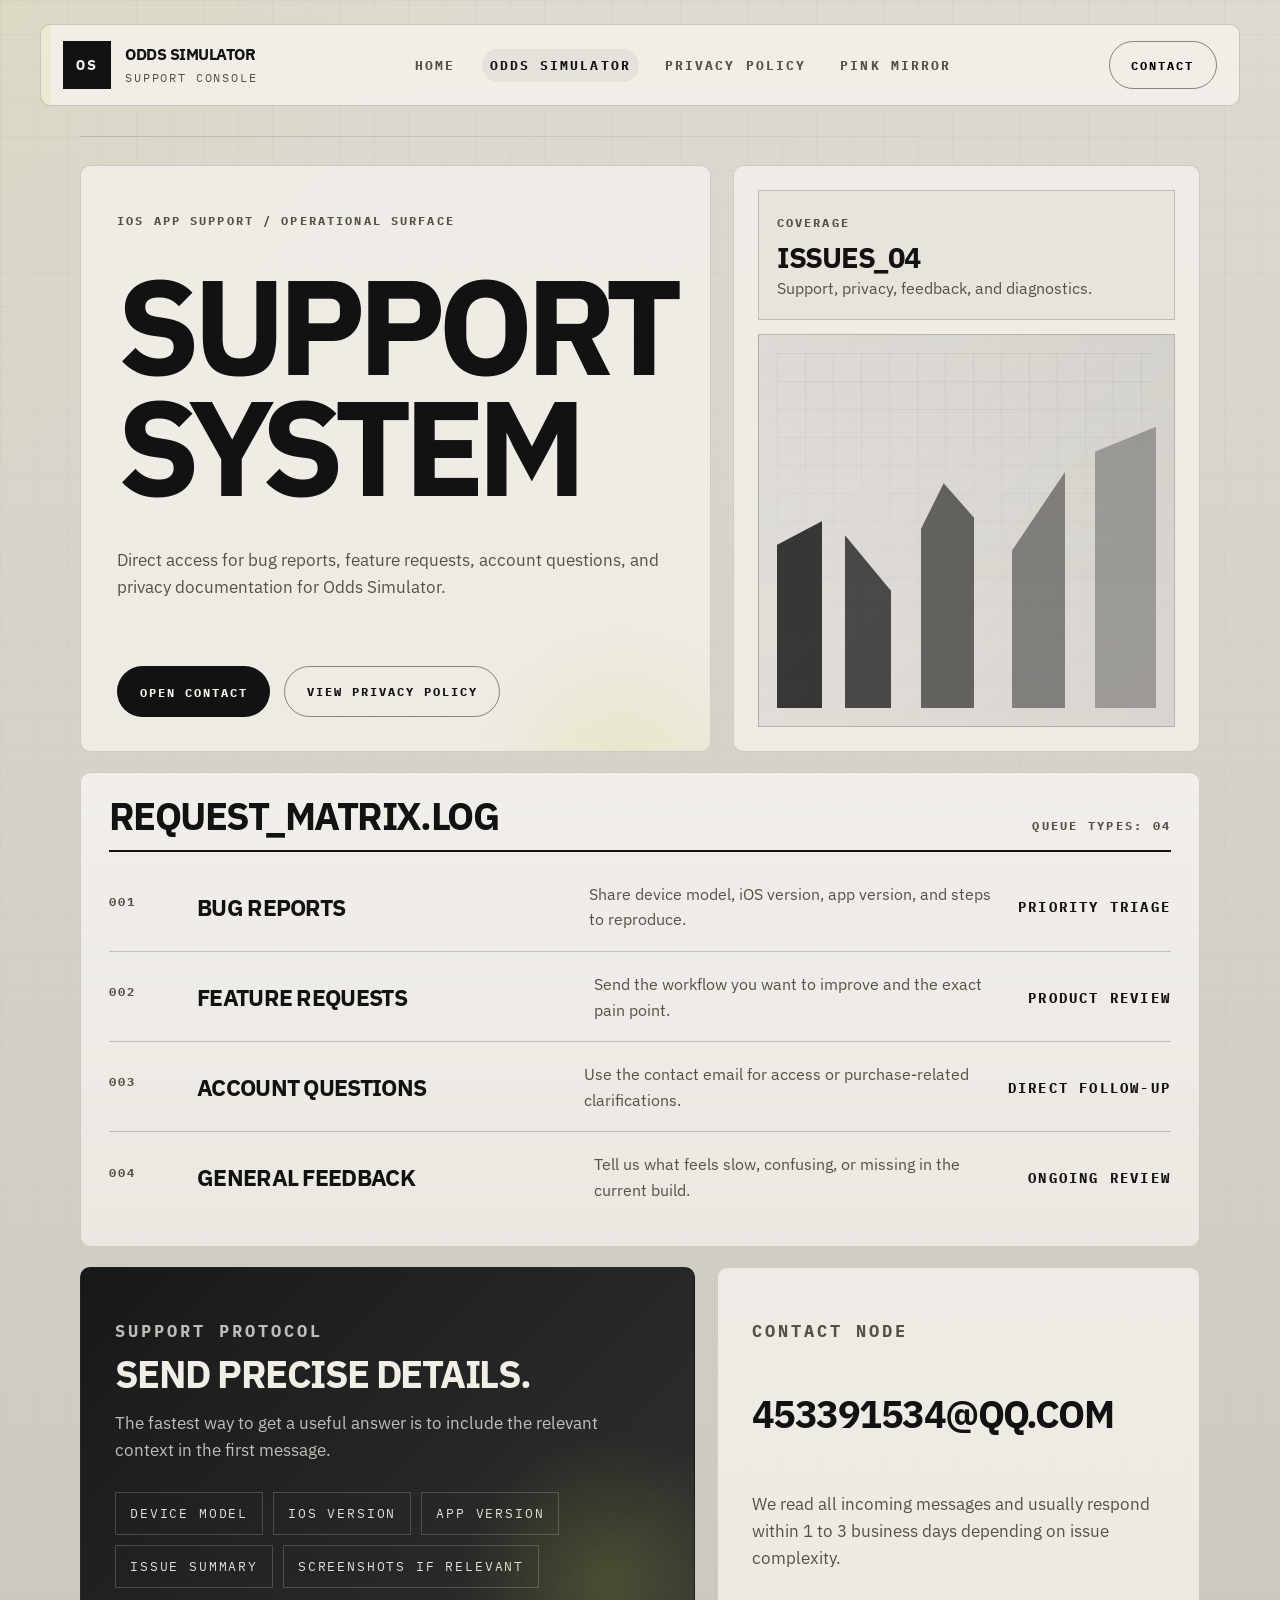
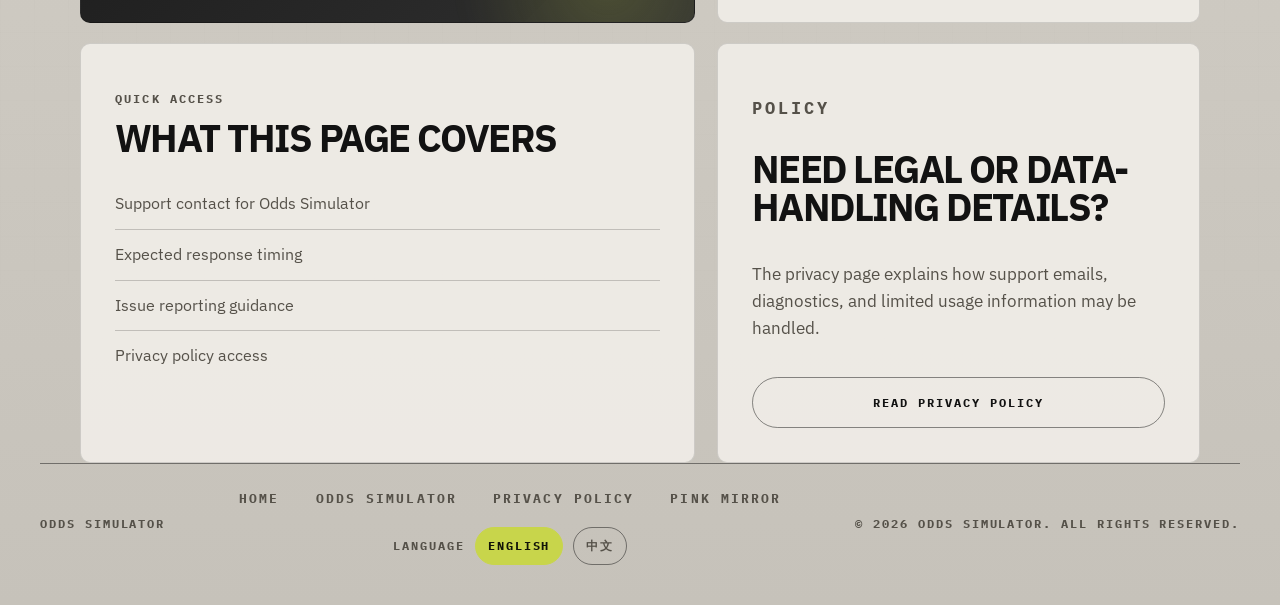
<file: odds-simulator.html>
<!doctype html>
<html lang="en">
<head>
  <meta charset="UTF-8" />
  <meta name="viewport" content="width=device-width, initial-scale=1.0" />
  <title>Odds Simulator Support</title>
  <meta
    name="description"
    content="Official support page for Odds Simulator, including contact, response expectations, and privacy resources."
  />
  <link rel="preconnect" href="https://fonts.googleapis.com" />
  <link rel="preconnect" href="https://fonts.gstatic.com" crossorigin />
  <link
    href="https://fonts.googleapis.com/css2?family=IBM+Plex+Mono:wght@400;500;600;700&family=IBM+Plex+Sans:wght@400;500;600;700&display=swap"
    rel="stylesheet"
  />
  <link rel="stylesheet" href="site.css" />
  <script defer src="app.js"></script>
</head>
<body class="theme-ledger theme-support" data-page="support">
  <div class="site-shell">
    <header class="site-header">
      <a class="brand" href="index.html" data-i18n-attr="aria-label:brand.aria">
        <span class="brand-mark">OS</span>
        <span class="brand-copy">
          <strong>Odds Simulator</strong>
          <span data-i18n="brand.subhead">Support Console</span>
        </span>
      </a>

      <nav class="site-nav" aria-label="Primary navigation" data-i18n-attr="aria-label:nav.aria">
        <a href="index.html" data-i18n="nav.home">Home</a>
        <a href="odds-simulator.html" aria-current="page" data-i18n="nav.odds">Odds Simulator</a>
        <a href="privacy.html" data-i18n="nav.privacy">Privacy Policy</a>
        <a href="pink-mirror.html">Pink Mirror</a>
      </nav>

      <button type="button" class="header-cta" data-open-contact data-i18n="header.contact">Contact</button>
    </header>

    <main class="support-main">
      <section class="hero hero-support">
        <div class="hero-copy">
          <p class="section-kicker" data-i18n="hero.kicker">iOS App Support / Operational Surface</p>
          <h1 data-i18n-html="hero.title">SUPPORT<br />SYSTEM</h1>
          <p class="hero-lead" data-i18n="hero.lead">
            Direct access for bug reports, feature requests, account questions, and privacy documentation for Odds Simulator.
          </p>

          <div class="hero-actions">
            <button type="button" class="button button-primary" data-open-contact data-i18n="hero.email">Email Support</button>
            <a class="button button-secondary" href="privacy.html" data-i18n="hero.privacy">View Privacy Policy</a>
          </div>
        </div>

        <aside class="hero-meta hero-meta-compact" aria-label="Support metadata" data-i18n-attr="aria-label:hero.metaAria">
          <div class="meta-block">
            <span class="meta-label" data-i18n="meta.coverageLabel">Coverage</span>
            <strong data-i18n="meta.coverageValue">ISSUES_04</strong>
            <p data-i18n="meta.coverageBody">Support, privacy, feedback, and diagnostics.</p>
          </div>

          <div class="diagnostic-visual diagnostic-visual-abstract" aria-hidden="true"></div>
        </aside>
      </section>

      <section class="ledger-section">
        <div class="section-heading">
          <h2 data-i18n="matrix.title">REQUEST_MATRIX.log</h2>
          <span data-i18n="matrix.count">QUEUE TYPES: 04</span>
        </div>

        <div class="ledger-table" role="list">
          <div class="ledger-row" role="listitem">
            <span class="ledger-index">001</span>
            <h3 data-i18n="row1.title">Bug Reports</h3>
            <p data-i18n="row1.body">Share device model, iOS version, app version, and steps to reproduce.</p>
            <strong data-i18n="row1.tag">Priority triage</strong>
          </div>

          <div class="ledger-row" role="listitem">
            <span class="ledger-index">002</span>
            <h3 data-i18n="row2.title">Feature Requests</h3>
            <p data-i18n="row2.body">Send the workflow you want to improve and the exact pain point.</p>
            <strong data-i18n="row2.tag">Product review</strong>
          </div>

          <div class="ledger-row" role="listitem">
            <span class="ledger-index">003</span>
            <h3 data-i18n="row3.title">Account Questions</h3>
            <p data-i18n="row3.body">Use the contact email for access or purchase-related clarifications.</p>
            <strong data-i18n="row3.tag">Direct follow-up</strong>
          </div>

          <div class="ledger-row" role="listitem">
            <span class="ledger-index">004</span>
            <h3 data-i18n="row4.title">General Feedback</h3>
            <p data-i18n="row4.body">Tell us what feels slow, confusing, or missing in the current build.</p>
            <strong data-i18n="row4.tag">Ongoing review</strong>
          </div>
        </div>
      </section>

      <section class="signal-band">
        <div class="signal-plane">
          <p class="section-kicker" data-i18n="protocol.kicker">Support Protocol</p>
          <h2 data-i18n="protocol.title">Send precise details.</h2>
          <p data-i18n="protocol.body">The fastest way to get a useful answer is to include the relevant context in the first message.</p>

          <div class="signal-list">
            <span data-i18n="protocol.item1">Device model</span>
            <span data-i18n="protocol.item2">iOS version</span>
            <span data-i18n="protocol.item3">App version</span>
            <span data-i18n="protocol.item4">Issue summary</span>
            <span data-i18n="protocol.item5">Screenshots if relevant</span>
          </div>
        </div>

        <div class="protocol-panel">
          <p class="section-kicker" data-i18n="contact.kicker">Contact Node</p>
          <h2>453391534@qq.com</h2>
          <p data-i18n="contact.body">We read all incoming messages and usually respond within 1 to 3 business days depending on issue complexity.</p>
        </div>
      </section>

      <section class="closing-grid">
        <div class="summary-panel">
          <p class="section-kicker" data-i18n="summary.kicker">Quick Access</p>
          <h2 data-i18n="summary.title">What this page covers</h2>
          <ul class="summary-list">
            <li data-i18n="summary.item1">Support contact for Odds Simulator</li>
            <li data-i18n="summary.item2">Expected response timing</li>
            <li data-i18n="summary.item3">Issue reporting guidance</li>
            <li data-i18n="summary.item4">Privacy policy access</li>
          </ul>
        </div>

        <div class="cta-panel">
          <p class="section-kicker" data-i18n="cta.kicker">Policy</p>
          <h2 data-i18n="cta.title">Need legal or data-handling details?</h2>
          <p data-i18n="cta.body">The privacy page explains how support emails, diagnostics, and limited usage information may be handled.</p>
          <a class="button button-secondary" href="privacy.html" data-i18n="cta.button">Read Privacy Policy</a>
        </div>
      </section>
    </main>

    <footer class="site-footer">
      <span>Odds Simulator</span>
      <div class="footer-center">
        <div class="footer-links">
          <a href="index.html" data-i18n="nav.home">Home</a>
          <a href="odds-simulator.html" data-i18n="nav.odds">Odds Simulator</a>
          <a href="privacy.html" data-i18n="nav.privacy">Privacy Policy</a>
          <a href="pink-mirror.html">Pink Mirror</a>
        </div>
        <div class="language-switcher" role="group" aria-label="Language switcher" data-i18n-attr="aria-label:footer.languageAria">
          <span class="language-label" data-i18n="footer.language">Language</span>
          <button type="button" class="language-option" data-lang-option="en">English</button>
          <button type="button" class="language-option" data-lang-option="zh">中文</button>
        </div>
      </div>
      <span data-i18n="footer.copyright">&copy; 2026 Odds Simulator. All rights reserved.</span>
    </footer>
  </div>

  <div class="contact-modal" data-contact-modal hidden>
    <div class="contact-backdrop" data-close-contact></div>
    <div class="contact-dialog" role="dialog" aria-modal="true" aria-labelledby="contact-modal-title">
      <button type="button" class="contact-close" data-close-contact aria-label="Close">×</button>
      <p class="contact-kicker" data-i18n="modal.kicker">Contact</p>
      <h2 id="contact-modal-title" data-i18n="modal.title">Get in touch</h2>
      <p class="contact-value">453391534@qq.com</p>
      <p class="contact-copy" data-i18n="modal.body">Use this email for project questions, support requests, and privacy-related communication.</p>
      <a class="button button-primary" href="mailto:453391534@qq.com" data-i18n="modal.button">Send Email</a>
    </div>
  </div>
</body>
</html>
</file>
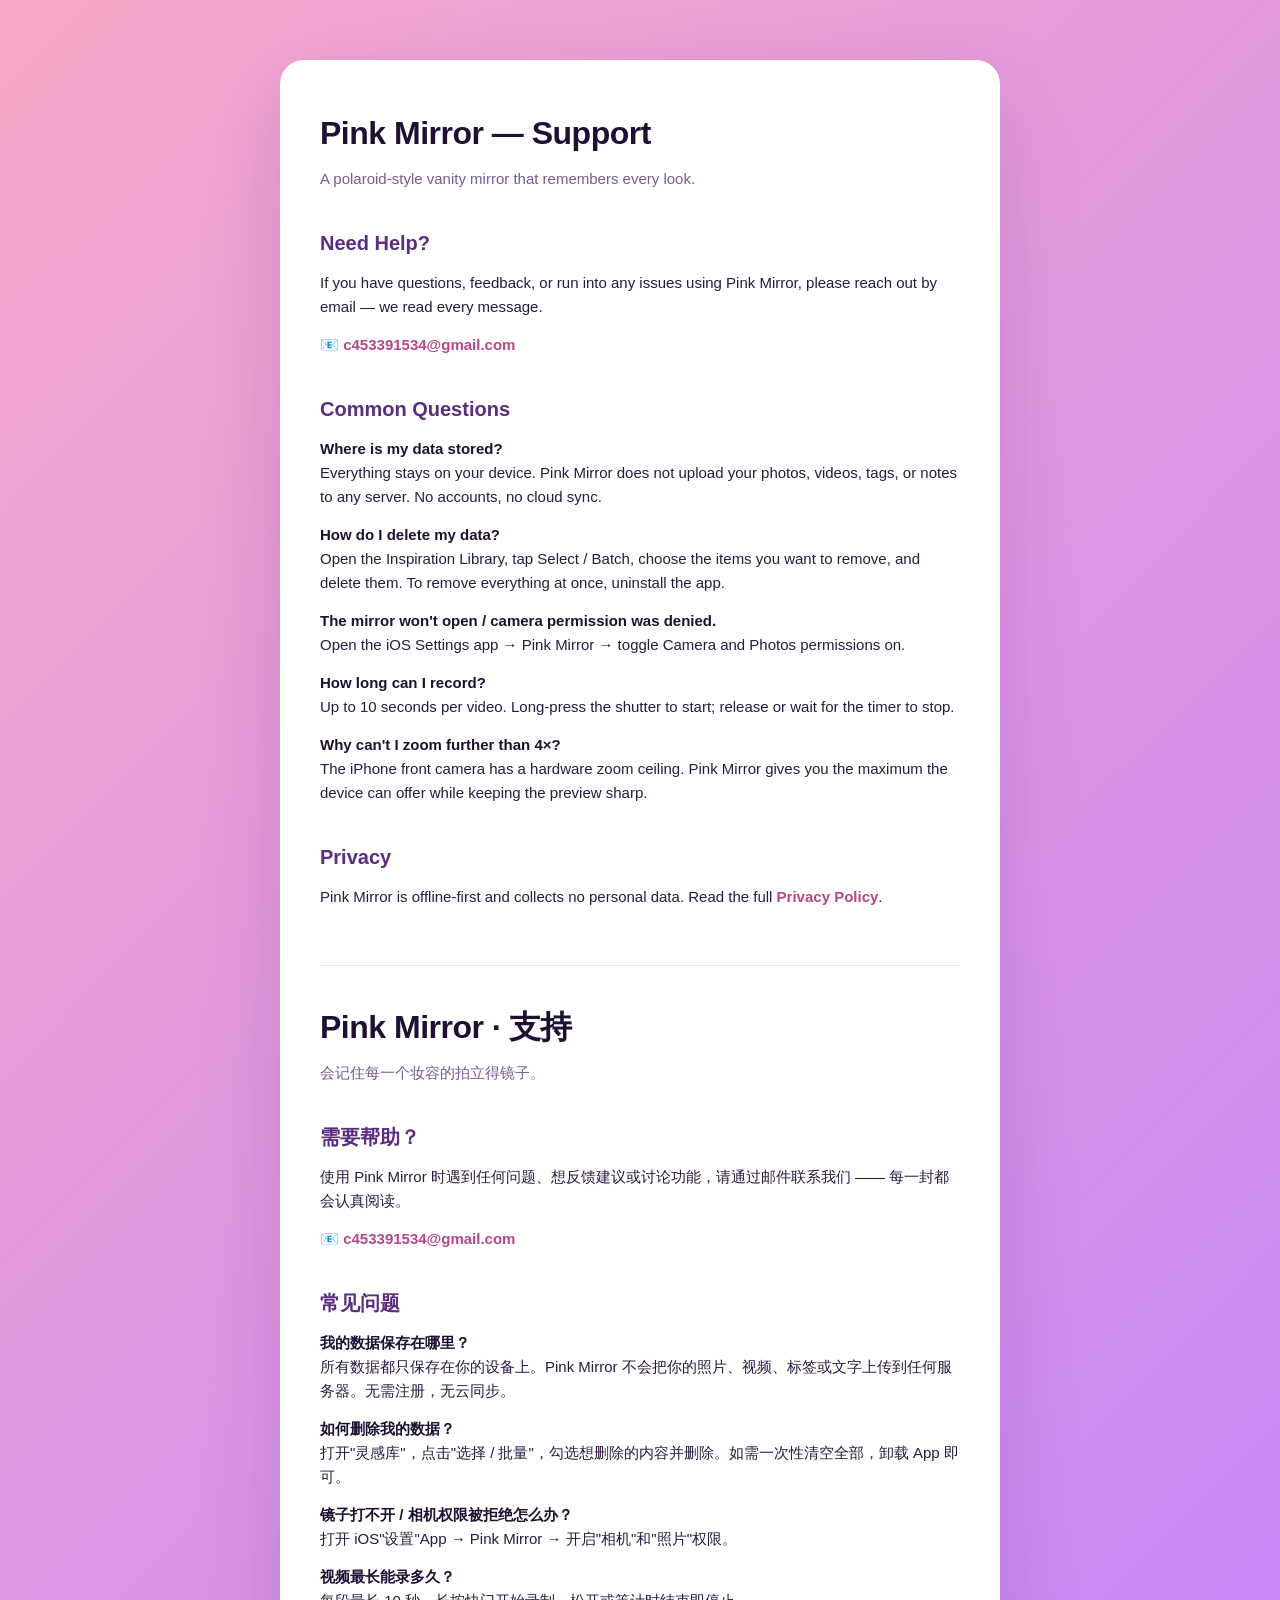
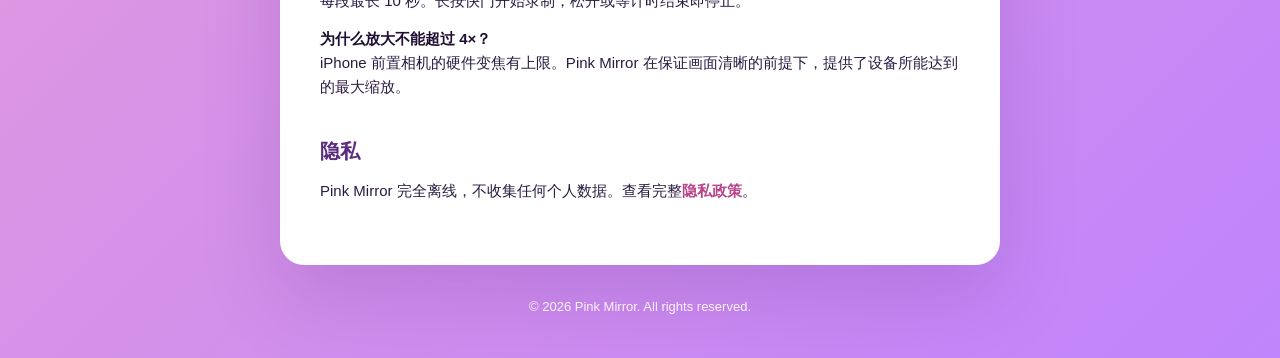
<file: pink-mirror-support.html>
<!DOCTYPE html>
<html lang="en">
<head>
<meta charset="UTF-8">
<meta name="viewport" content="width=device-width, initial-scale=1.0">
<title>Pink Mirror — Support</title>
<style>
  * { box-sizing: border-box; margin: 0; padding: 0; }
  html, body {
    font-family: -apple-system, BlinkMacSystemFont, "Segoe UI", Roboto, "Helvetica Neue", Arial, "PingFang SC", "Microsoft YaHei", sans-serif;
    line-height: 1.6;
    color: #1f1033;
  }
  body {
    background: linear-gradient(135deg, #F9A8C9 0%, #C084FC 100%);
    min-height: 100vh;
    padding: 60px 24px 40px;
  }
  .container {
    max-width: 720px;
    margin: 0 auto;
    background: #ffffff;
    border-radius: 24px;
    padding: 48px 40px;
    box-shadow: 0 30px 80px rgba(80, 30, 120, 0.18);
  }
  h1 {
    font-size: 32px;
    margin-bottom: 8px;
    letter-spacing: -0.5px;
  }
  .tagline {
    color: #7a5a90;
    font-size: 15px;
    margin-bottom: 32px;
  }
  h2 {
    font-size: 20px;
    margin-top: 36px;
    margin-bottom: 12px;
    color: #5b2c80;
  }
  p {
    color: #2a1a40;
    font-size: 15px;
    margin-bottom: 14px;
  }
  strong {
    color: #1f1033;
  }
  a {
    color: #b8458a;
    text-decoration: none;
    font-weight: 600;
  }
  a:hover {
    text-decoration: underline;
  }
  .divider {
    margin-top: 56px;
    padding-top: 36px;
    border-top: 1px solid #eee0f0;
  }
  footer {
    text-align: center;
    margin-top: 32px;
    color: rgba(255, 255, 255, 0.9);
    font-size: 13px;
  }
  @media (max-width: 540px) {
    body { padding: 32px 16px 24px; }
    .container { padding: 32px 24px; border-radius: 20px; }
    h1 { font-size: 26px; }
    h2 { font-size: 18px; }
  }
</style>
</head>
<body>
  <div class="container">

    <!-- English -->
    <section>
      <h1>Pink Mirror — Support</h1>
      <p class="tagline">A polaroid-style vanity mirror that remembers every look.</p>

      <h2>Need Help?</h2>
      <p>If you have questions, feedback, or run into any issues using Pink Mirror, please reach out by email — we read every message.</p>
      <p>📧 <a href="mailto:c453391534@gmail.com?subject=Pink%20Mirror%20Support">c453391534@gmail.com</a></p>

      <h2>Common Questions</h2>

      <p><strong>Where is my data stored?</strong><br>
      Everything stays on your device. Pink Mirror does not upload your photos, videos, tags, or notes to any server. No accounts, no cloud sync.</p>

      <p><strong>How do I delete my data?</strong><br>
      Open the Inspiration Library, tap Select / Batch, choose the items you want to remove, and delete them. To remove everything at once, uninstall the app.</p>

      <p><strong>The mirror won't open / camera permission was denied.</strong><br>
      Open the iOS Settings app → Pink Mirror → toggle Camera and Photos permissions on.</p>

      <p><strong>How long can I record?</strong><br>
      Up to 10 seconds per video. Long-press the shutter to start; release or wait for the timer to stop.</p>

      <p><strong>Why can't I zoom further than 4×?</strong><br>
      The iPhone front camera has a hardware zoom ceiling. Pink Mirror gives you the maximum the device can offer while keeping the preview sharp.</p>

      <h2>Privacy</h2>
      <p>Pink Mirror is offline-first and collects no personal data. Read the full <a href="pink-mirror.html">Privacy Policy</a>.</p>
    </section>

    <!-- Chinese -->
    <section class="divider">
      <h1>Pink Mirror · 支持</h1>
      <p class="tagline">会记住每一个妆容的拍立得镜子。</p>

      <h2>需要帮助？</h2>
      <p>使用 Pink Mirror 时遇到任何问题、想反馈建议或讨论功能，请通过邮件联系我们 —— 每一封都会认真阅读。</p>
      <p>📧 <a href="mailto:c453391534@gmail.com?subject=Pink%20Mirror%20%E6%94%AF%E6%8C%81">c453391534@gmail.com</a></p>

      <h2>常见问题</h2>

      <p><strong>我的数据保存在哪里？</strong><br>
      所有数据都只保存在你的设备上。Pink Mirror 不会把你的照片、视频、标签或文字上传到任何服务器。无需注册，无云同步。</p>

      <p><strong>如何删除我的数据？</strong><br>
      打开"灵感库"，点击"选择 / 批量"，勾选想删除的内容并删除。如需一次性清空全部，卸载 App 即可。</p>

      <p><strong>镜子打不开 / 相机权限被拒绝怎么办？</strong><br>
      打开 iOS"设置"App → Pink Mirror → 开启"相机"和"照片"权限。</p>

      <p><strong>视频最长能录多久？</strong><br>
      每段最长 10 秒。长按快门开始录制，松开或等计时结束即停止。</p>

      <p><strong>为什么放大不能超过 4×？</strong><br>
      iPhone 前置相机的硬件变焦有上限。Pink Mirror 在保证画面清晰的前提下，提供了设备所能达到的最大缩放。</p>

      <h2>隐私</h2>
      <p>Pink Mirror 完全离线，不收集任何个人数据。查看完整<a href="pink-mirror.html">隐私政策</a>。</p>
    </section>

  </div>

  <footer>
    © 2026 Pink Mirror. All rights reserved.
  </footer>
</body>
</html>
</file>
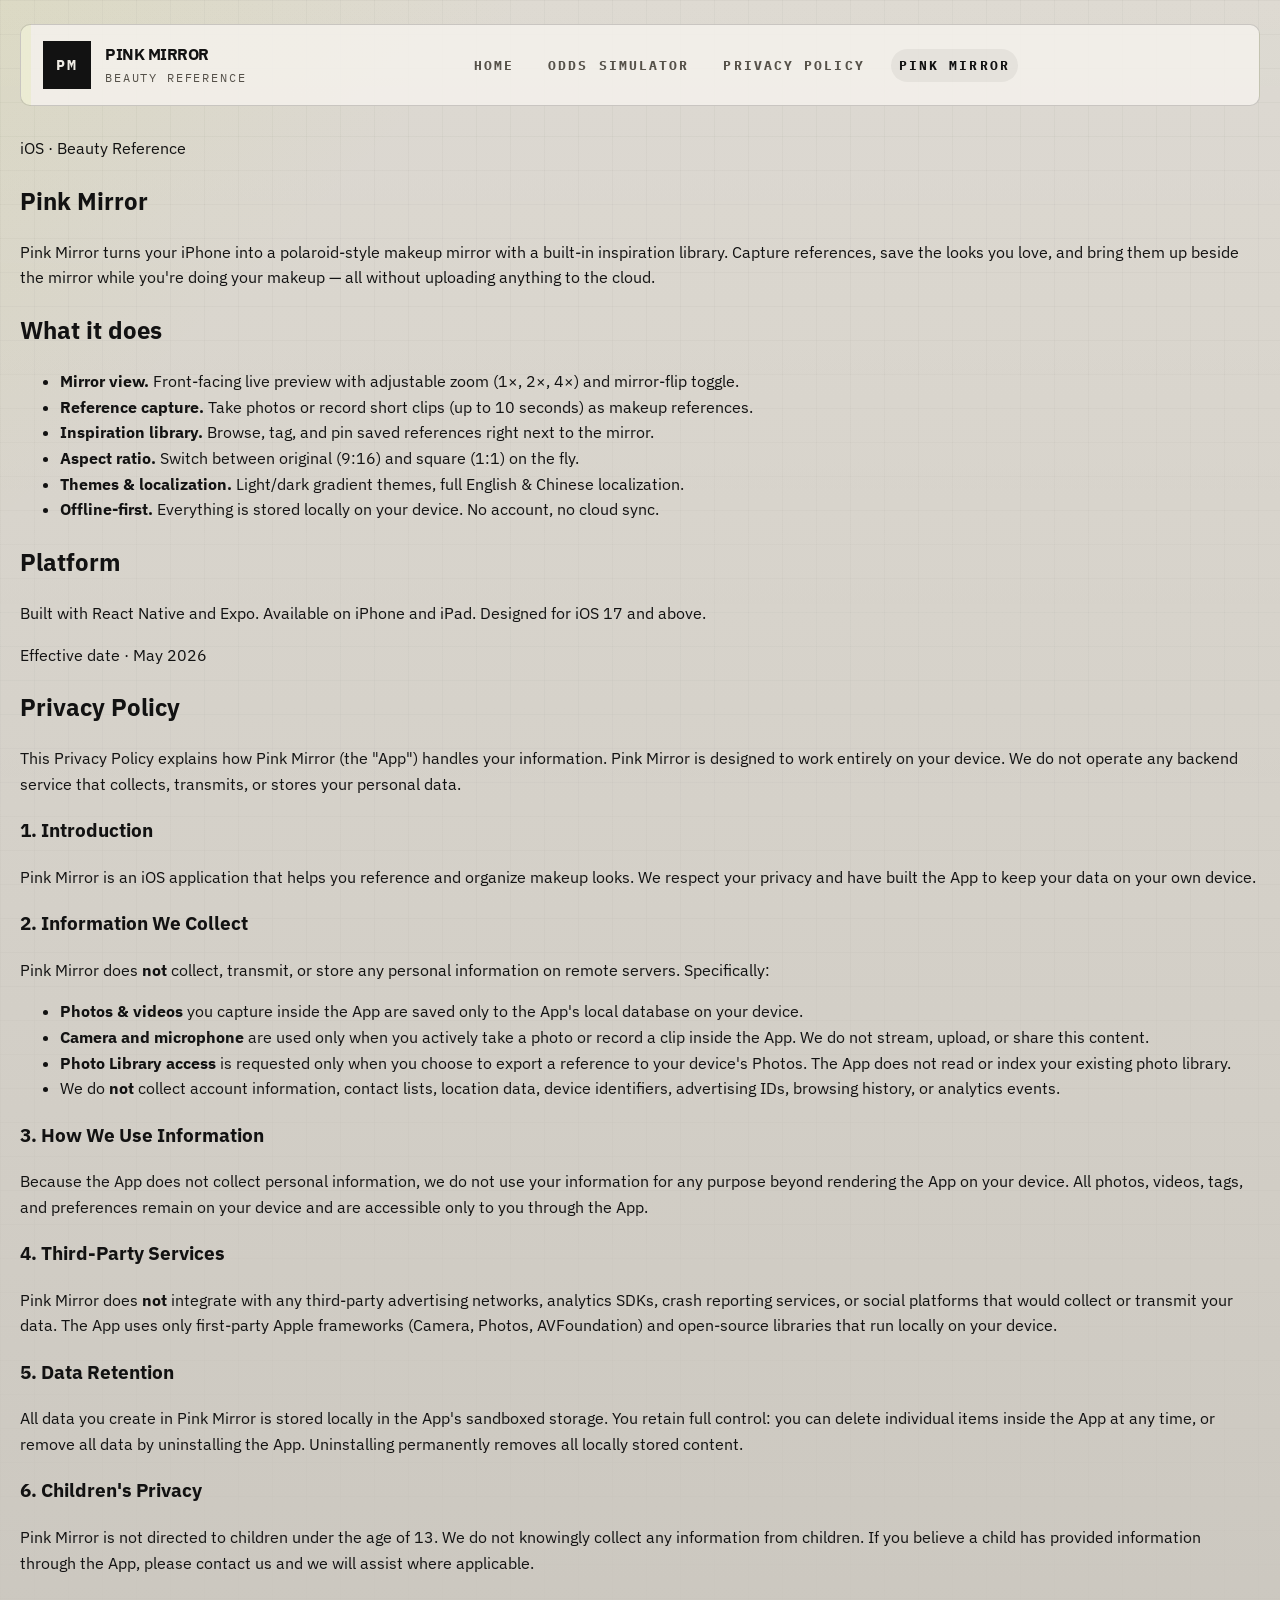
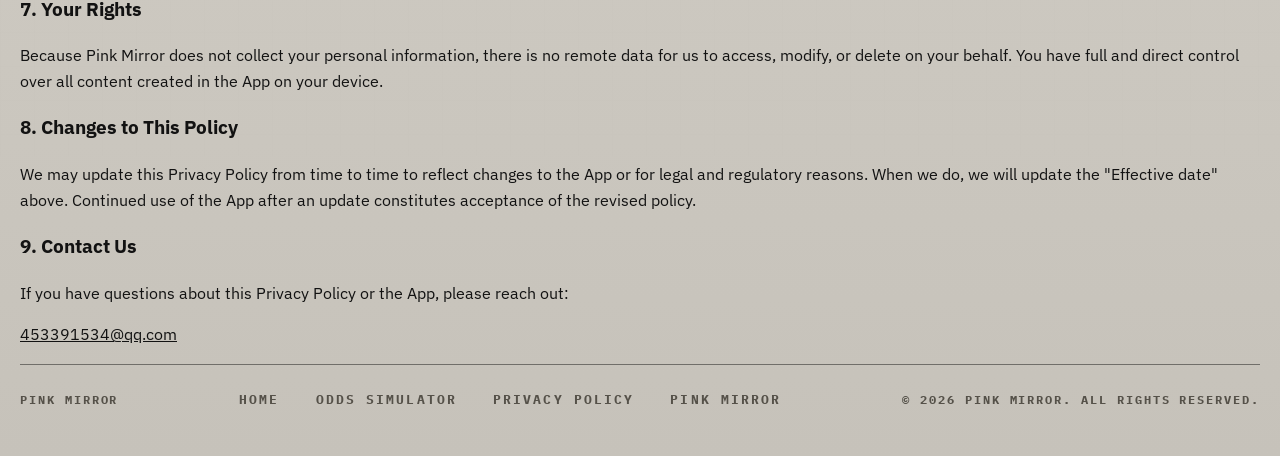
<file: pink-mirror.html>
<!doctype html>
<html lang="en">
<head>
  <meta charset="UTF-8" />
  <meta name="viewport" content="width=device-width, initial-scale=1.0" />
  <title>Pink Mirror — Beauty Reference & Privacy Policy</title>
  <meta
    name="description"
    content="Pink Mirror is an iOS beauty reference app that turns your phone into a polaroid-style makeup mirror. This page also serves as its Privacy Policy."
  />
  <link rel="preconnect" href="https://fonts.googleapis.com" />
  <link rel="preconnect" href="https://fonts.gstatic.com" crossorigin />
  <link
    href="https://fonts.googleapis.com/css2?family=IBM+Plex+Mono:wght@400;500;600;700&family=IBM+Plex+Sans:wght@400;500;600;700&display=swap"
    rel="stylesheet"
  />
  <link rel="stylesheet" href="site.css" />
  <script defer src="app.js"></script>
</head>
<body class="theme-ledger" data-page="pink-mirror">
  <div class="site-shell">
    <header class="site-header">
      <a class="brand" href="index.html" aria-label="Pink Mirror — Home">
        <span class="brand-mark">PM</span>
        <span class="brand-copy">
          <strong>Pink Mirror</strong>
          <span>Beauty Reference</span>
        </span>
      </a>
      <nav class="site-nav" aria-label="Primary navigation">
        <a href="index.html">Home</a>
        <a href="odds-simulator.html">Odds Simulator</a>
        <a href="privacy.html">Privacy Policy</a>
        <a href="pink-mirror.html" aria-current="page">Pink Mirror</a>
      </nav>
    </header>

    <main>
      <section>
        <p class="kicker">iOS · Beauty Reference</p>
        <h1>Pink Mirror</h1>
        <p>
          Pink Mirror turns your iPhone into a polaroid-style makeup mirror with
          a built-in inspiration library. Capture references, save the looks
          you love, and bring them up beside the mirror while you're doing your
          makeup — all without uploading anything to the cloud.
        </p>

        <h2>What it does</h2>
        <ul>
          <li><strong>Mirror view.</strong> Front-facing live preview with adjustable zoom (1×, 2×, 4×) and mirror-flip toggle.</li>
          <li><strong>Reference capture.</strong> Take photos or record short clips (up to 10 seconds) as makeup references.</li>
          <li><strong>Inspiration library.</strong> Browse, tag, and pin saved references right next to the mirror.</li>
          <li><strong>Aspect ratio.</strong> Switch between original (9:16) and square (1:1) on the fly.</li>
          <li><strong>Themes &amp; localization.</strong> Light/dark gradient themes, full English &amp; Chinese localization.</li>
          <li><strong>Offline-first.</strong> Everything is stored locally on your device. No account, no cloud sync.</li>
        </ul>

        <h2>Platform</h2>
        <p>
          Built with React Native and Expo. Available on iPhone and iPad. Designed
          for iOS 17 and above.
        </p>
      </section>

      <section>
        <p class="kicker">Effective date · May 2026</p>
        <h2>Privacy Policy</h2>
        <p>
          This Privacy Policy explains how Pink Mirror (the "App") handles your
          information. Pink Mirror is designed to work entirely on your device.
          We do not operate any backend service that collects, transmits, or
          stores your personal data.
        </p>

        <h3>1. Introduction</h3>
        <p>
          Pink Mirror is an iOS application that helps you reference and
          organize makeup looks. We respect your privacy and have built the App
          to keep your data on your own device.
        </p>

        <h3>2. Information We Collect</h3>
        <p>
          Pink Mirror does <strong>not</strong> collect, transmit, or store any
          personal information on remote servers. Specifically:
        </p>
        <ul>
          <li><strong>Photos &amp; videos</strong> you capture inside the App are saved only to the App's local database on your device.</li>
          <li><strong>Camera and microphone</strong> are used only when you actively take a photo or record a clip inside the App. We do not stream, upload, or share this content.</li>
          <li><strong>Photo Library access</strong> is requested only when you choose to export a reference to your device's Photos. The App does not read or index your existing photo library.</li>
          <li>We do <strong>not</strong> collect account information, contact lists, location data, device identifiers, advertising IDs, browsing history, or analytics events.</li>
        </ul>

        <h3>3. How We Use Information</h3>
        <p>
          Because the App does not collect personal information, we do not use
          your information for any purpose beyond rendering the App on your
          device. All photos, videos, tags, and preferences remain on your
          device and are accessible only to you through the App.
        </p>

        <h3>4. Third-Party Services</h3>
        <p>
          Pink Mirror does <strong>not</strong> integrate with any third-party
          advertising networks, analytics SDKs, crash reporting services, or
          social platforms that would collect or transmit your data. The App
          uses only first-party Apple frameworks (Camera, Photos, AVFoundation)
          and open-source libraries that run locally on your device.
        </p>

        <h3>5. Data Retention</h3>
        <p>
          All data you create in Pink Mirror is stored locally in the App's
          sandboxed storage. You retain full control: you can delete individual
          items inside the App at any time, or remove all data by uninstalling
          the App. Uninstalling permanently removes all locally stored content.
        </p>

        <h3>6. Children's Privacy</h3>
        <p>
          Pink Mirror is not directed to children under the age of 13. We do
          not knowingly collect any information from children. If you believe
          a child has provided information through the App, please contact us
          and we will assist where applicable.
        </p>

        <h3>7. Your Rights</h3>
        <p>
          Because Pink Mirror does not collect your personal information, there
          is no remote data for us to access, modify, or delete on your behalf.
          You have full and direct control over all content created in the App
          on your device.
        </p>

        <h3>8. Changes to This Policy</h3>
        <p>
          We may update this Privacy Policy from time to time to reflect changes
          to the App or for legal and regulatory reasons. When we do, we will
          update the "Effective date" above. Continued use of the App after an
          update constitutes acceptance of the revised policy.
        </p>

        <h3>9. Contact Us</h3>
        <p>
          If you have questions about this Privacy Policy or the App, please
          reach out:
        </p>
        <p>
          <a href="mailto:453391534@qq.com">453391534@qq.com</a>
        </p>
      </section>
    </main>

    <footer class="site-footer">
      <span>Pink Mirror</span>
      <div class="footer-center">
        <div class="footer-links">
          <a href="index.html">Home</a>
          <a href="odds-simulator.html">Odds Simulator</a>
          <a href="privacy.html">Privacy Policy</a>
          <a href="pink-mirror.html">Pink Mirror</a>
        </div>
      </div>
      <span>&copy; 2026 Pink Mirror. All rights reserved.</span>
    </footer>
  </div>
</body>
</html>
</file>
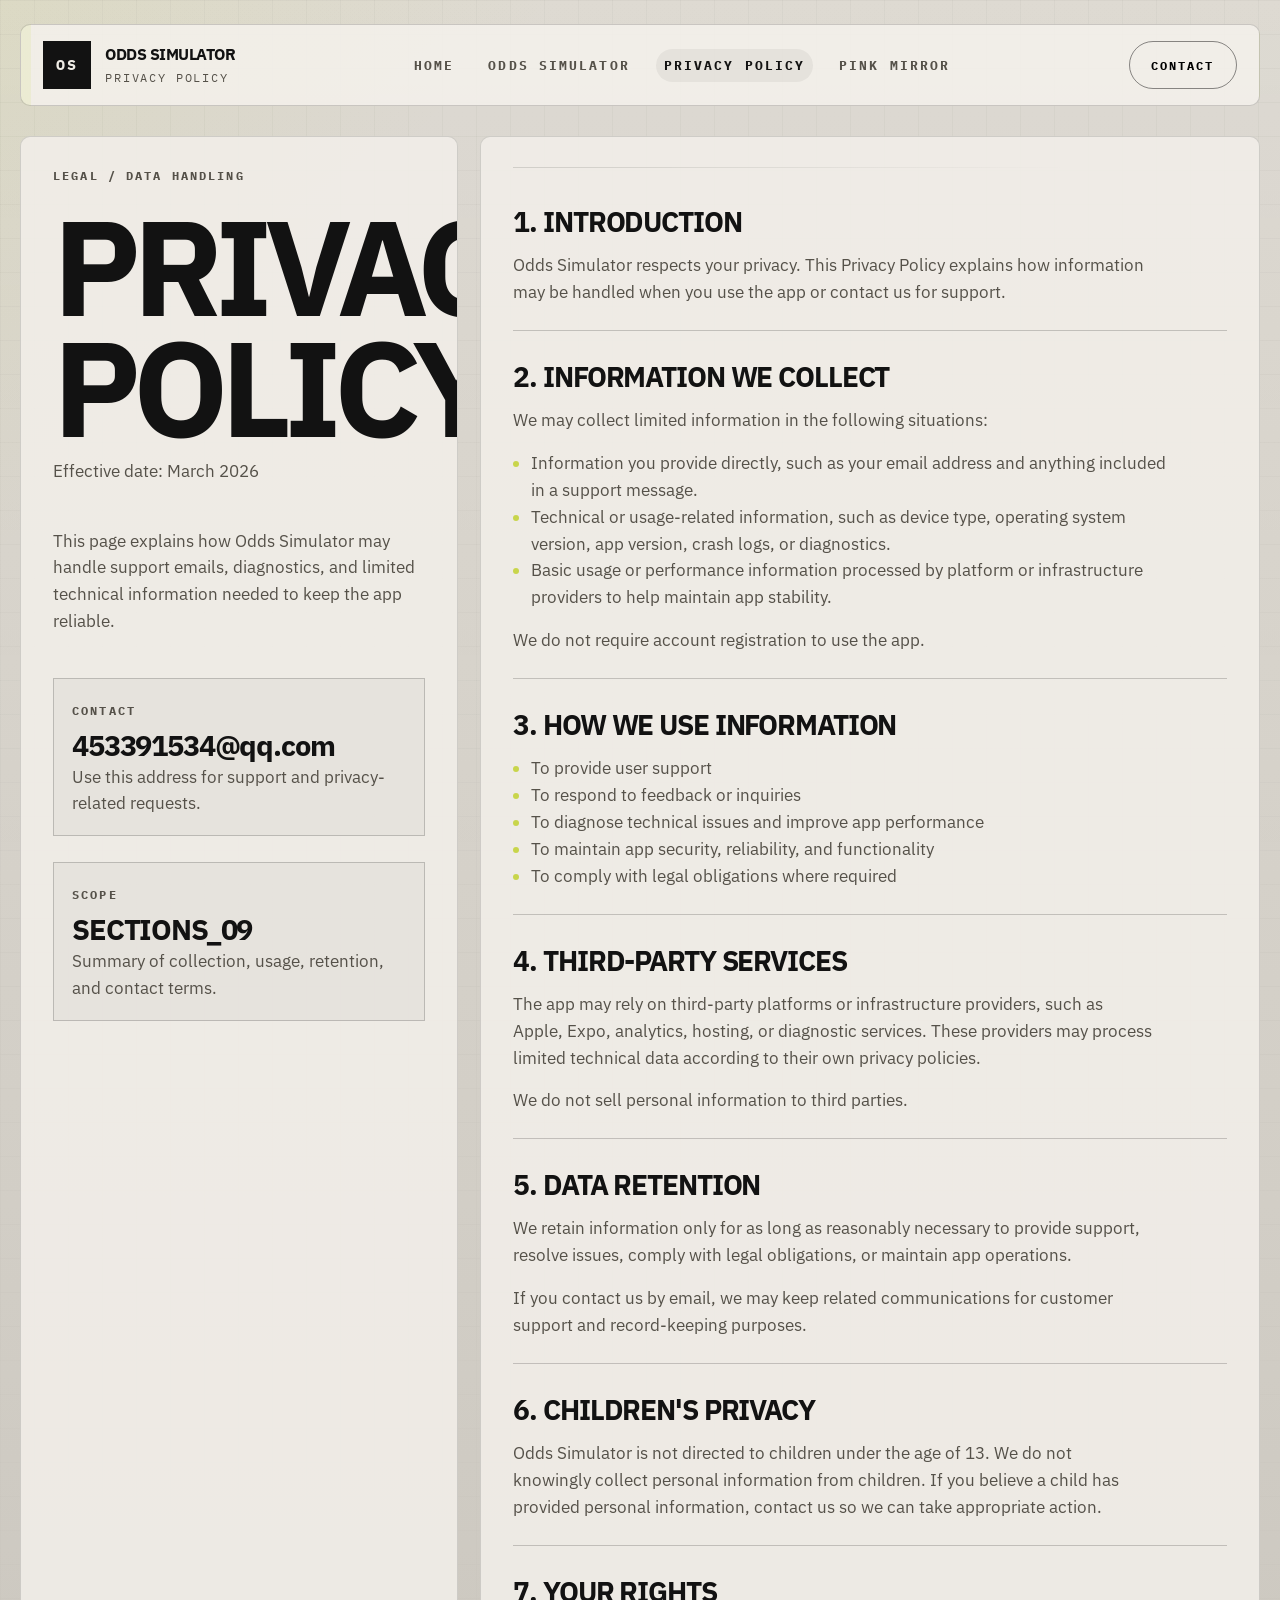
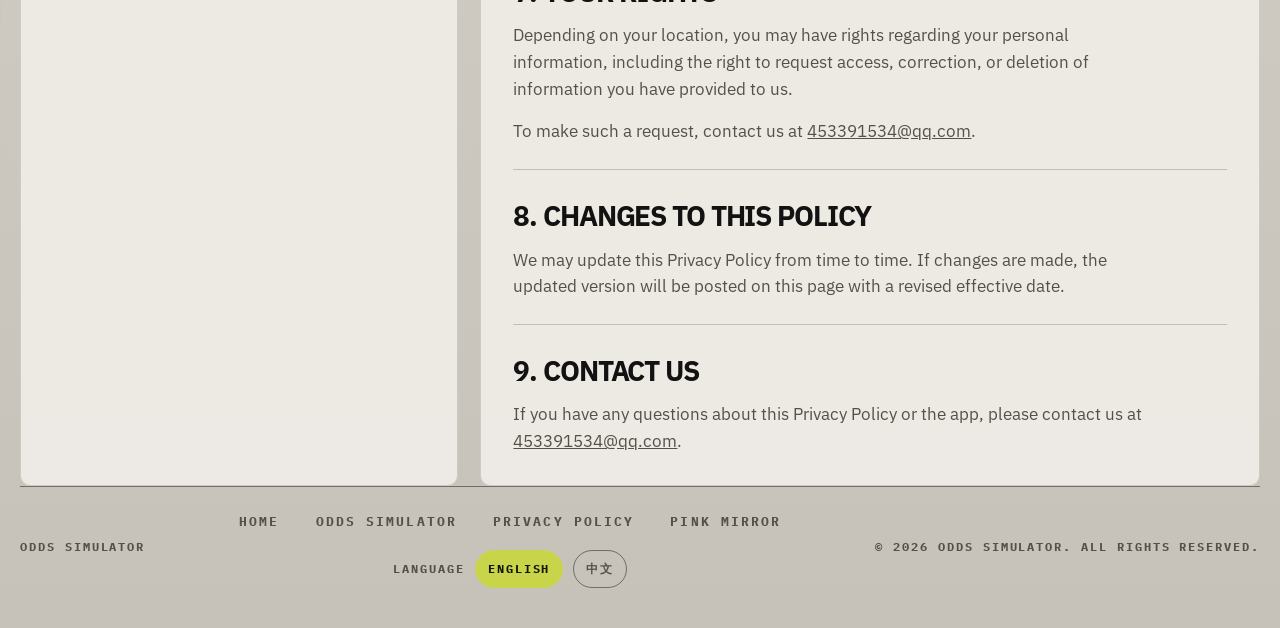
<file: privacy.html>
<!doctype html>
<html lang="en">
<head>
  <meta charset="UTF-8" />
  <meta name="viewport" content="width=device-width, initial-scale=1.0" />
  <title>Odds Simulator Privacy Policy</title>
  <meta
    name="description"
    content="Privacy Policy for Odds Simulator."
  />
  <link rel="preconnect" href="https://fonts.googleapis.com" />
  <link rel="preconnect" href="https://fonts.gstatic.com" crossorigin />
  <link
    href="https://fonts.googleapis.com/css2?family=IBM+Plex+Mono:wght@400;500;600;700&family=IBM+Plex+Sans:wght@400;500;600;700&display=swap"
    rel="stylesheet"
  />
  <link rel="stylesheet" href="site.css" />
  <script defer src="app.js"></script>
</head>
<body class="theme-ledger" data-page="privacy">
  <div class="site-shell">
    <header class="site-header">
      <a class="brand" href="index.html" data-i18n-attr="aria-label:brand.aria">
        <span class="brand-mark">OS</span>
        <span class="brand-copy">
          <strong>Odds Simulator</strong>
          <span data-i18n="brand.subhead">Privacy Policy</span>
        </span>
      </a>

      <nav class="site-nav" aria-label="Primary navigation" data-i18n-attr="aria-label:nav.aria">
        <a href="index.html" data-i18n="nav.home">Home</a>
        <a href="odds-simulator.html" data-i18n="nav.odds">Odds Simulator</a>
        <a href="privacy.html" aria-current="page" data-i18n="nav.privacy">Privacy Policy</a>
        <a href="pink-mirror.html">Pink Mirror</a>
      </nav>

      <button type="button" class="header-cta" data-open-contact data-i18n="header.contact">Contact</button>
    </header>

    <main class="policy-shell">
      <aside class="policy-overview">
        <div class="policy-hero">
          <span class="policy-code" data-i18n="policy.code">Legal / Data Handling</span>
          <h1 data-i18n-html="policy.heroTitle">PRIVACY<br />POLICY</h1>
          <p class="muted" data-i18n="policy.effective">Effective date: March 2026</p>
        </div>

        <p data-i18n="policy.overview">
          This page explains how Odds Simulator may handle support emails, diagnostics, and limited technical information needed to keep the app reliable.
        </p>

        <div class="meta-block">
          <span class="meta-label" data-i18n="meta.contactLabel">Contact</span>
          <strong>453391534@qq.com</strong>
          <p data-i18n="meta.contactBody">Use this address for support and privacy-related requests.</p>
        </div>

        <div class="meta-block">
          <span class="meta-label" data-i18n="meta.scopeLabel">Scope</span>
          <strong data-i18n="meta.scopeValue">SECTIONS_09</strong>
          <p data-i18n="meta.scopeBody">Summary of collection, usage, retention, and contact terms.</p>
        </div>
      </aside>

      <article class="policy-content">
        <section class="policy-copy">
          <h2 data-i18n="sec1.title">1. Introduction</h2>
          <p data-i18n="sec1.body">
            Odds Simulator respects your privacy. This Privacy Policy explains how information may be handled when you use the app or contact us for support.
          </p>
        </section>

        <section class="policy-copy">
          <h2 data-i18n="sec2.title">2. Information We Collect</h2>
          <p data-i18n="sec2.intro">We may collect limited information in the following situations:</p>
          <ul>
            <li data-i18n="sec2.item1">Information you provide directly, such as your email address and anything included in a support message.</li>
            <li data-i18n="sec2.item2">Technical or usage-related information, such as device type, operating system version, app version, crash logs, or diagnostics.</li>
            <li data-i18n="sec2.item3">Basic usage or performance information processed by platform or infrastructure providers to help maintain app stability.</li>
          </ul>
          <p data-i18n="sec2.outro">We do not require account registration to use the app.</p>
        </section>

        <section class="policy-copy">
          <h2 data-i18n="sec3.title">3. How We Use Information</h2>
          <ul>
            <li data-i18n="sec3.item1">To provide user support</li>
            <li data-i18n="sec3.item2">To respond to feedback or inquiries</li>
            <li data-i18n="sec3.item3">To diagnose technical issues and improve app performance</li>
            <li data-i18n="sec3.item4">To maintain app security, reliability, and functionality</li>
            <li data-i18n="sec3.item5">To comply with legal obligations where required</li>
          </ul>
        </section>

        <section class="policy-copy">
          <h2 data-i18n="sec4.title">4. Third-Party Services</h2>
          <p data-i18n="sec4.body1">
            The app may rely on third-party platforms or infrastructure providers, such as Apple, Expo, analytics, hosting, or diagnostic services. These providers may process limited technical data according to their own privacy policies.
          </p>
          <p data-i18n="sec4.body2">We do not sell personal information to third parties.</p>
        </section>

        <section class="policy-copy">
          <h2 data-i18n="sec5.title">5. Data Retention</h2>
          <p data-i18n="sec5.body1">
            We retain information only for as long as reasonably necessary to provide support, resolve issues, comply with legal obligations, or maintain app operations.
          </p>
          <p data-i18n="sec5.body2">
            If you contact us by email, we may keep related communications for customer support and record-keeping purposes.
          </p>
        </section>

        <section class="policy-copy">
          <h2 data-i18n="sec6.title">6. Children's Privacy</h2>
          <p data-i18n="sec6.body">
            Odds Simulator is not directed to children under the age of 13. We do not knowingly collect personal information from children. If you believe a child has provided personal information, contact us so we can take appropriate action.
          </p>
        </section>

        <section class="policy-copy">
          <h2 data-i18n="sec7.title">7. Your Rights</h2>
          <p data-i18n="sec7.body1">
            Depending on your location, you may have rights regarding your personal information, including the right to request access, correction, or deletion of information you have provided to us.
          </p>
          <p>
            <span data-i18n="sec7.body2a">To make such a request, contact us at</span>
            <a href="mailto:453391534@qq.com">453391534@qq.com</a>.
          </p>
        </section>

        <section class="policy-copy">
          <h2 data-i18n="sec8.title">8. Changes to This Policy</h2>
          <p data-i18n="sec8.body">
            We may update this Privacy Policy from time to time. If changes are made, the updated version will be posted on this page with a revised effective date.
          </p>
        </section>

        <section class="policy-copy">
          <h2 data-i18n="sec9.title">9. Contact Us</h2>
          <p>
            <span data-i18n="sec9.body">If you have any questions about this Privacy Policy or the app, please contact us at</span>
            <a href="mailto:453391534@qq.com">453391534@qq.com</a>.
          </p>
        </section>
      </article>
    </main>

    <footer class="site-footer">
      <span>Odds Simulator</span>
      <div class="footer-center">
        <div class="footer-links">
          <a href="index.html" data-i18n="nav.home">Home</a>
          <a href="odds-simulator.html" data-i18n="nav.odds">Odds Simulator</a>
          <a href="privacy.html" data-i18n="nav.privacy">Privacy Policy</a>
          <a href="pink-mirror.html">Pink Mirror</a>
        </div>
        <div class="language-switcher" role="group" aria-label="Language switcher" data-i18n-attr="aria-label:footer.languageAria">
          <span class="language-label" data-i18n="footer.language">Language</span>
          <button type="button" class="language-option" data-lang-option="en">English</button>
          <button type="button" class="language-option" data-lang-option="zh">中文</button>
        </div>
      </div>
      <span data-i18n="footer.copyright">&copy; 2026 Odds Simulator. All rights reserved.</span>
    </footer>
  </div>

  <div class="contact-modal" data-contact-modal hidden>
    <div class="contact-backdrop" data-close-contact></div>
    <div class="contact-dialog" role="dialog" aria-modal="true" aria-labelledby="contact-modal-title">
      <button type="button" class="contact-close" data-close-contact aria-label="Close">×</button>
      <p class="contact-kicker" data-i18n="modal.kicker">Contact</p>
      <h2 id="contact-modal-title" data-i18n="modal.title">Get in touch</h2>
      <p class="contact-value">453391534@qq.com</p>
      <p class="contact-copy" data-i18n="modal.body">Use this email for project questions, support requests, and privacy-related communication.</p>
      <a class="button button-primary" href="mailto:453391534@qq.com" data-i18n="modal.button">Send Email</a>
    </div>
  </div>
</body>
</html>
</file>
<file: site.css>
:root {
  --bg: #d2cec6;
  --surface: rgba(241, 238, 232, 0.9);
  --surface-strong: #c3beb2;
  --ink: #121212;
  --muted: #555149;
  --line: rgba(18, 18, 18, 0.2);
  --line-strong: rgba(18, 18, 18, 0.48);
  --accent: #c8d54b;
  --accent-ink: #121408;
  --shadow: none;
  --radius: 10px;
  --button-radius: 999px;
  --max-width: 1240px;
  --font-body: "IBM Plex Sans", sans-serif;
  --font-display: "IBM Plex Sans", sans-serif;
  --font-mono: "IBM Plex Mono", monospace;
}

*,
*::before,
*::after {
  box-sizing: border-box;
}

html {
  scroll-behavior: smooth;
}

body {
  margin: 0;
  min-height: 100vh;
  color: var(--ink);
  background:
    linear-gradient(135deg, rgba(200, 213, 75, 0.1), transparent 16%),
    linear-gradient(180deg, #ddd9d1 0%, #d2cec6 54%, #c6c2ba 100%);
  font-family: var(--font-body);
  line-height: 1.6;
  perspective: 1800px;
}

body.modal-open {
  overflow: hidden;
}

body::before {
  content: "";
  position: fixed;
  inset: 0;
  pointer-events: none;
  background-image:
    linear-gradient(rgba(18, 18, 18, 0.055) 1px, transparent 1px),
    linear-gradient(90deg, rgba(18, 18, 18, 0.055) 1px, transparent 1px),
    linear-gradient(180deg, rgba(255, 255, 255, 0.06), transparent 42%);
  background-size: 34px 34px, 34px 34px, 100% 100%;
  mask-image: linear-gradient(180deg, rgba(0, 0, 0, 0.52), transparent 92%);
}

body.theme-invoice {
  background:
    linear-gradient(180deg, #ece8df 0%, #e2ddd4 100%);
}

body.theme-invoice::before {
  background-image:
    linear-gradient(rgba(18, 18, 18, 0.065) 1px, transparent 1px),
    linear-gradient(90deg, rgba(18, 18, 18, 0.065) 1px, transparent 1px);
  background-size: 42px 42px;
  mask-image: linear-gradient(180deg, rgba(0, 0, 0, 0.24), transparent 90%);
}

a {
  color: inherit;
}

img {
  max-width: 100%;
  display: block;
}

.site-shell {
  width: min(calc(100% - 32px), var(--max-width));
  margin: 0 auto;
  padding: 20px 0 32px;
  transform-origin: left center;
  animation: page-flip-in 620ms cubic-bezier(0.22, 1, 0.36, 1) both;
}

body.is-page-leaving .site-shell {
  pointer-events: none;
  animation: page-flip-out 420ms cubic-bezier(0.55, 0.06, 0.68, 0.19) forwards;
}

.site-header,
.site-footer {
  display: grid;
  grid-template-columns: auto 1fr auto;
  align-items: center;
  gap: 24px;
}

.site-header {
  position: sticky;
  top: 16px;
  z-index: 10;
  padding: 16px 20px;
  margin-bottom: 24px;
  border: 1px solid rgba(18, 18, 18, 0.18);
  border-radius: var(--radius);
  background:
    linear-gradient(90deg, rgba(200, 213, 75, 0.12) 0, rgba(200, 213, 75, 0.12) 10px, transparent 10px),
    rgba(243, 240, 234, 0.9);
  backdrop-filter: blur(14px);
  box-shadow: none;
}

.brand {
  display: inline-flex;
  align-items: center;
  gap: 14px;
  text-decoration: none;
}

.brand-plain {
  gap: 0;
}

.brand-mark {
  display: grid;
  place-items: center;
  width: 48px;
  aspect-ratio: 1;
  background: var(--ink);
  color: #efece5;
  font-family: var(--font-mono);
  font-size: 0.92rem;
  font-weight: 700;
  letter-spacing: 0.14em;
  border: 1px solid rgba(18, 18, 18, 0.5);
}

.brand-copy {
  display: grid;
  gap: 2px;
  font-family: var(--font-display);
  text-transform: uppercase;
}

.brand-copy strong {
  font-size: 0.98rem;
  letter-spacing: -0.03em;
}

.brand-copy span {
  color: var(--muted);
  font-size: 0.72rem;
  font-family: var(--font-mono);
  letter-spacing: 0.16em;
}

.site-nav {
  display: flex;
  justify-content: center;
  gap: 24px;
  flex-wrap: wrap;
}

.site-nav a,
.footer-links a {
  text-decoration: none;
  font-size: 0.82rem;
  font-weight: 700;
  font-family: var(--font-mono);
  letter-spacing: 0.16em;
  text-transform: uppercase;
  color: var(--muted);
  transition: color 160ms ease, background-color 160ms ease;
  padding: 6px 8px;
  border-radius: 999px;
}

.site-nav a:hover,
.site-nav a[aria-current="page"],
.footer-links a:hover {
  color: var(--ink);
  background: rgba(18, 18, 18, 0.05);
}

.header-cta,
.button {
  display: inline-flex;
  align-items: center;
  justify-content: center;
  border: 1px solid var(--line-strong);
  border-radius: var(--button-radius);
  padding: 0.92rem 1.35rem;
  text-decoration: none;
  font-family: var(--font-mono);
  font-size: 0.78rem;
  font-weight: 700;
  letter-spacing: 0.16em;
  text-transform: uppercase;
  transition:
    transform 180ms ease,
    background-color 180ms ease,
    color 180ms ease,
    border-color 180ms ease,
    box-shadow 180ms ease;
}

.header-cta:hover,
.button:hover {
  transform: translateY(-2px);
}

.button-primary {
  background: var(--ink);
  color: #f3f0e8;
}

.button-primary:hover {
  background: var(--accent);
  border-color: var(--accent);
  color: var(--accent-ink);
  box-shadow: inset 0 0 0 1px rgba(18, 18, 18, 0.18);
}

.button-secondary {
  background: transparent;
  color: var(--ink);
}

.button-secondary:hover,
.header-cta:hover {
  background: var(--ink);
  border-color: var(--ink);
  color: #f7f2e9;
}

.header-cta {
  background: transparent;
  cursor: pointer;
}

.hero,
.signal-band,
.closing-grid,
.policy-shell {
  display: grid;
  gap: 24px;
}

.hero {
  grid-template-columns: minmax(0, 1.4fr) minmax(300px, 0.78fr);
  align-items: stretch;
  min-height: calc(100svh - 154px);
  margin-bottom: 26px;
}

.hero-copy,
.hero-meta,
.signal-plane,
.protocol-panel,
.summary-panel,
.cta-panel,
.policy-overview,
.policy-content {
  position: relative;
  overflow: hidden;
  border: 1px solid rgba(18, 18, 18, 0.14);
  border-radius: var(--radius);
  background: var(--surface);
  backdrop-filter: blur(8px);
}

.hero-copy {
  display: flex;
  flex-direction: column;
  justify-content: space-between;
  padding: clamp(28px, 4vw, 56px);
  box-shadow: var(--shadow);
}

.hero-copy::after,
.signal-plane::after,
.policy-overview::after {
  content: "";
  position: absolute;
  inset: auto -10% -30% auto;
  width: 48%;
  aspect-ratio: 1;
  border-radius: 10%;
  background: radial-gradient(circle, rgba(200, 213, 75, 0.2), transparent 70%);
  filter: blur(12px);
  pointer-events: none;
}

.hero h1,
.policy-hero h1 {
  margin: 0;
  font-family: var(--font-display);
  font-size: clamp(4rem, 11vw, 8.4rem);
  line-height: 0.9;
  letter-spacing: -0.06em;
  text-transform: uppercase;
}

.hero h1 {
  animation: rise-in 700ms ease both;
}

.hero-lead,
.signal-plane p,
.protocol-panel p,
.cta-panel p,
.policy-overview p,
.policy-copy p,
.policy-copy li {
  max-width: 40rem;
  color: var(--muted);
  font-size: 1.05rem;
}

.hero-actions {
  display: flex;
  flex-wrap: wrap;
  gap: 14px;
  margin-top: 24px;
}

.hero-meta {
  display: grid;
  grid-template-rows: auto auto 1fr;
  gap: 18px;
  padding: 22px;
}

.hero-meta-compact {
  grid-template-rows: auto 1fr;
}

.meta-block {
  padding: 18px;
  border: 1px solid var(--line);
  background: rgba(224, 216, 203, 0.38);
}

.meta-label,
.section-kicker,
.ledger-index,
.policy-code {
  display: inline-block;
  margin-bottom: 10px;
  color: var(--muted);
  font-family: var(--font-mono);
  font-size: 0.74rem;
  font-weight: 700;
  letter-spacing: 0.18em;
  text-transform: uppercase;
}

.meta-block strong {
  display: block;
  margin-bottom: 4px;
  font-family: var(--font-display);
  font-size: 1.8rem;
  line-height: 1;
  letter-spacing: -0.04em;
}

.meta-block p {
  margin: 0;
  color: var(--muted);
}

.diagnostic-visual {
  position: relative;
  min-height: 240px;
  padding: 16px;
  background:
    linear-gradient(180deg, rgba(16, 16, 16, 0.06), transparent),
    linear-gradient(135deg, rgba(16, 16, 16, 0.02), rgba(16, 16, 16, 0.1));
  border: 1px solid var(--line);
  overflow: hidden;
}

.diagnostic-visual-abstract::before,
.diagnostic-visual-abstract::after {
  content: "";
  position: absolute;
  inset: 18px;
}

.diagnostic-visual-abstract::before {
  background:
    linear-gradient(90deg, rgba(16, 16, 16, 0.06) 1px, transparent 1px),
    linear-gradient(rgba(16, 16, 16, 0.06) 1px, transparent 1px);
  background-size: 28px 28px;
  mask-image: linear-gradient(180deg, rgba(0, 0, 0, 0.9), transparent 92%);
}

.diagnostic-visual-abstract::after {
  inset: auto 18px 18px 18px;
  height: 72%;
  background:
    linear-gradient(
      90deg,
      rgba(16, 16, 16, 0.92) 0%,
      rgba(16, 16, 16, 0.92) 12%,
      transparent 12%,
      transparent 18%,
      rgba(16, 16, 16, 0.82) 18%,
      rgba(16, 16, 16, 0.82) 30%,
      transparent 30%,
      transparent 38%,
      rgba(16, 16, 16, 0.68) 38%,
      rgba(16, 16, 16, 0.68) 52%,
      transparent 52%,
      transparent 62%,
      rgba(16, 16, 16, 0.5) 62%,
      rgba(16, 16, 16, 0.5) 76%,
      transparent 76%,
      transparent 84%,
      rgba(16, 16, 16, 0.34) 84%,
      rgba(16, 16, 16, 0.34) 100%
    );
  clip-path: polygon(0 100%, 0 42%, 14% 32%, 30% 58%, 44% 20%, 61% 46%, 78% 12%, 100% 0, 100% 100%);
  opacity: 0.88;
}

.ledger-section {
  margin-bottom: 26px;
  padding: 28px;
  border: 1px solid rgba(18, 18, 18, 0.14);
  border-radius: var(--radius);
  background:
    linear-gradient(180deg, rgba(255, 255, 255, 0.28), transparent),
    rgba(242, 239, 233, 0.78);
}

.section-heading {
  display: flex;
  justify-content: space-between;
  align-items: end;
  gap: 16px;
  margin-bottom: 12px;
  padding-bottom: 14px;
  border-bottom: 2px solid var(--ink);
}

.section-heading h2,
.signal-plane h2,
.protocol-panel h2,
.summary-panel h2,
.cta-panel h2,
.policy-copy h2 {
  margin: 0;
  font-family: var(--font-display);
  font-size: clamp(1.75rem, 3vw, 3rem);
  line-height: 1;
  letter-spacing: -0.04em;
  text-transform: uppercase;
}

.section-heading span {
  color: var(--muted);
  font-family: var(--font-mono);
  font-size: 0.78rem;
  font-weight: 700;
  letter-spacing: 0.18em;
  text-transform: uppercase;
}

.ledger-table {
  display: grid;
}

.ledger-row {
  display: grid;
  grid-template-columns: 88px minmax(0, 1.2fr) minmax(0, 1.4fr) auto;
  align-items: center;
  gap: 18px;
  padding: 22px 0;
  border-bottom: 1px solid var(--line);
  transition: transform 180ms ease, background-color 180ms ease, padding-left 180ms ease;
}

.ledger-row:last-child {
  border-bottom: 0;
}

.ledger-row:hover {
  transform: translateX(6px);
  padding-left: 8px;
  background: linear-gradient(90deg, rgba(200, 213, 75, 0.08), transparent 42%);
}

.ledger-row h3 {
  margin: 0;
  font-family: var(--font-display);
  font-size: 1.45rem;
  line-height: 1.02;
  text-transform: uppercase;
  letter-spacing: -0.03em;
}

.ledger-row p {
  margin: 0;
  color: var(--muted);
}

.ledger-row strong {
  font-family: var(--font-mono);
  font-size: 0.86rem;
  letter-spacing: 0.16em;
  text-transform: uppercase;
}

.signal-band,
.closing-grid {
  grid-template-columns: minmax(0, 1.12fr) minmax(300px, 0.88fr);
  margin-bottom: 26px;
}

.signal-plane,
.protocol-panel,
.summary-panel,
.cta-panel,
.policy-overview,
.policy-content {
  padding: clamp(24px, 3vw, 34px);
}

.signal-plane {
  min-height: 400px;
  background:
    linear-gradient(135deg, rgba(24, 24, 24, 0.98), rgba(52, 52, 52, 0.9)),
    var(--ink);
  color: #f1eee6;
}

.signal-plane p {
  color: rgba(243, 239, 232, 0.76);
}

.signal-list {
  display: flex;
  flex-wrap: wrap;
  gap: 10px;
  margin-top: 28px;
}

.signal-list span {
  padding: 10px 14px;
  border: 1px solid rgba(243, 239, 232, 0.2);
  color: rgba(243, 239, 232, 0.92);
  font-family: var(--font-mono);
  font-size: 0.82rem;
  letter-spacing: 0.14em;
  text-transform: uppercase;
}

.protocol-panel,
.cta-panel {
  display: flex;
  flex-direction: column;
  justify-content: space-between;
  gap: 18px;
}

.summary-list {
  margin: 22px 0 0;
  padding: 0;
  list-style: none;
}

.summary-list li {
  padding: 12px 0;
  border-bottom: 1px solid var(--line);
  color: var(--muted);
}

.summary-list li:last-child {
  border-bottom: 0;
}

.policy-shell {
  grid-template-columns: minmax(300px, 0.7fr) minmax(0, 1.3fr);
}

.policy-overview {
  display: flex;
  flex-direction: column;
  gap: 26px;
  min-height: calc(100svh - 154px);
}

.policy-hero {
  display: grid;
  gap: 10px;
}

.policy-hero .muted {
  margin: 0;
  color: var(--muted);
}

.policy-overview .meta-block {
  background: rgba(16, 16, 16, 0.03);
}

.policy-content {
  display: grid;
  gap: 28px;
}

.policy-copy {
  display: grid;
  gap: 20px;
  padding-bottom: 22px;
  border-bottom: 1px solid var(--line);
}

.policy-copy:last-of-type {
  padding-bottom: 0;
  border-bottom: 0;
}

.policy-copy h2 {
  font-size: clamp(1.4rem, 2.2vw, 2rem);
}

.policy-copy p,
.policy-copy ul {
  margin: 0;
}

.policy-copy ul {
  padding-left: 18px;
}

.policy-copy li::marker {
  color: var(--accent);
}

.invoice-shell {
  width: min(calc(100% - 24px), 1380px);
}

.invoice-header {
  border: 1px solid rgba(18, 18, 18, 0.2);
  background:
    linear-gradient(90deg, rgba(200, 213, 75, 0.12) 0, rgba(200, 213, 75, 0.12) 10px, transparent 10px),
    rgba(248, 246, 241, 0.94);
  box-shadow: none;
}

.invoice-header .brand-copy strong,
.invoice-footer > span:first-child {
  letter-spacing: -0.06em;
}

.invoice-page {
  display: grid;
  gap: 28px;
  padding: clamp(18px, 3vw, 30px);
  border: 1px solid rgba(18, 18, 18, 0.22);
  border-radius: var(--radius);
  background:
    linear-gradient(180deg, rgba(255, 255, 255, 0.34), transparent 24%),
    rgba(247, 245, 240, 0.96);
}

.invoice-hero,
.invoice-ledger,
.invoice-footer-grid {
  display: grid;
  gap: 18px;
}

.invoice-hero {
  position: relative;
}

.invoice-topline,
.invoice-title-row,
.invoice-ledger-head,
.invoice-line-item,
.invoice-footer-grid {
  display: grid;
  gap: 18px;
}

.invoice-topline,
.invoice-title-row {
  grid-template-columns: 1fr auto;
  align-items: end;
}

.invoice-meta {
  display: flex;
  gap: 18px;
  flex-wrap: wrap;
  font-size: 0.76rem;
  font-weight: 700;
  letter-spacing: 0.08em;
  text-transform: uppercase;
}

.invoice-stamp {
  font-family: var(--font-mono);
  font-size: clamp(1.5rem, 4vw, 2.8rem);
  line-height: 0.95;
  letter-spacing: 0.04em;
  text-transform: uppercase;
}

.invoice-title-row h1 {
  margin: 0;
  font-family: var(--font-display);
  font-size: clamp(3.2rem, 10vw, 6rem);
  line-height: 0.9;
  letter-spacing: -0.05em;
  text-transform: uppercase;
}

.invoice-code {
  display: grid;
  gap: 2px;
  justify-items: end;
  font-size: 0.76rem;
  font-family: var(--font-mono);
  text-transform: uppercase;
  letter-spacing: 0.16em;
}

.invoice-code strong {
  font-family: var(--font-display);
  font-size: 1.3rem;
  letter-spacing: -0.03em;
}

.invoice-intro {
  max-width: 52rem;
  margin: 0;
  padding-top: 14px;
  border-top: 1px solid rgba(16, 16, 16, 0.2);
  font-size: 1.02rem;
}

.invoice-gif-accent {
  position: relative;
  margin: 6px 0 0;
  border: 1px solid rgba(18, 18, 18, 0.2);
  border-radius: var(--radius);
  background:
    linear-gradient(180deg, rgba(255, 255, 255, 0.2), transparent),
    radial-gradient(circle at 15% 20%, rgba(200, 213, 75, 0.22), transparent 24%),
    #d8d1c4;
  overflow: hidden;
  pointer-events: none;
}

.invoice-gif-accent::after {
  content: "";
  position: absolute;
  inset: auto 18px 18px auto;
  width: 128px;
  height: 128px;
  border-radius: 50%;
  background: radial-gradient(circle, rgba(255, 255, 255, 0.28), transparent 70%);
  mix-blend-mode: screen;
}

.invoice-gif-media,
.invoice-gif-accent img {
  display: block;
  width: 100%;
}

.invoice-gif-accent img {
  width: 100%;
  height: clamp(180px, 28vw, 300px);
  object-fit: cover;
  filter: saturate(0.45) contrast(1.08) sepia(0.1) grayscale(0.08);
  mix-blend-mode: multiply;
}

.invoice-ledger {
  border-top: 2px solid var(--ink);
}

.invoice-ledger-head,
.invoice-line-item {
  grid-template-columns: minmax(240px, 0.7fr) minmax(0, 1.3fr) auto;
  align-items: center;
}

.invoice-ledger-head {
  padding: 14px 0 10px;
  border-bottom: 1px solid rgba(16, 16, 16, 0.2);
  font-size: 0.76rem;
  font-weight: 700;
  letter-spacing: 0.14em;
  text-transform: uppercase;
}

.invoice-line-item {
  padding: 20px 0;
  border-bottom: 1px solid rgba(16, 16, 16, 0.14);
}

.invoice-line-item h2,
.invoice-summary h3,
.invoice-contact h3 {
  margin: 0;
  font-family: var(--font-display);
  font-size: clamp(1.4rem, 3vw, 2rem);
  line-height: 1;
  letter-spacing: -0.03em;
  text-transform: uppercase;
}

.invoice-line-item p,
.invoice-summary li,
.invoice-contact p {
  margin: 0;
  color: #2b2b2b;
}

.invoice-line-code {
  display: inline-block;
  margin-bottom: 8px;
  font-size: 0.74rem;
  font-family: var(--font-mono);
  font-weight: 700;
  letter-spacing: 0.18em;
  text-transform: uppercase;
}

.invoice-line-link {
  font-family: var(--font-mono);
  font-size: 0.84rem;
  font-weight: 700;
  letter-spacing: 0.16em;
  text-transform: uppercase;
  text-decoration: none;
}

.invoice-line-link:hover {
  color: var(--accent-ink);
  background: rgba(200, 213, 75, 0.18);
}

.invoice-line-item-muted {
  opacity: 0.78;
}

.invoice-footer-grid {
  grid-template-columns: 1.1fr 0.9fr;
  padding-top: 18px;
  border-top: 1px solid rgba(16, 16, 16, 0.2);
}

.invoice-summary ul {
  margin: 12px 0 0;
  padding-left: 18px;
}

.invoice-contact {
  display: grid;
  gap: 14px;
  justify-items: start;
}

.invoice-button {
  min-width: 180px;
}

.invoice-footer {
  border-top-color: rgba(16, 16, 16, 0.22);
}

.contact-modal[hidden] {
  display: none;
}

.contact-modal {
  position: fixed;
  inset: 0;
  z-index: 100;
}

.contact-backdrop {
  position: absolute;
  inset: 0;
  background: rgba(0, 0, 0, 0.52);
}

.contact-dialog {
  position: relative;
  width: min(calc(100% - 32px), 520px);
  margin: 10vh auto 0;
  padding: 28px;
  border: 1px solid rgba(18, 18, 18, 0.24);
  border-radius: var(--radius);
  background:
    linear-gradient(90deg, rgba(200, 213, 75, 0.14) 0, rgba(200, 213, 75, 0.14) 12px, transparent 12px),
    #f8f5ee;
  box-shadow: 0 28px 64px rgba(0, 0, 0, 0.18);
}

.contact-close {
  position: absolute;
  top: 10px;
  right: 12px;
  border: 0;
  background: transparent;
  font-size: 2rem;
  line-height: 1;
  cursor: pointer;
}

.contact-kicker {
  margin: 0 0 10px;
  font-size: 0.74rem;
  font-family: var(--font-mono);
  font-weight: 700;
  letter-spacing: 0.18em;
  text-transform: uppercase;
}

.contact-dialog h2 {
  margin: 0 0 10px;
  font-family: var(--font-display);
  font-size: clamp(2rem, 6vw, 3rem);
  line-height: 0.96;
  letter-spacing: -0.04em;
  text-transform: uppercase;
}

.contact-value {
  margin: 0 0 10px;
  font-family: var(--font-mono);
  font-size: 1.2rem;
  font-weight: 700;
  letter-spacing: -0.02em;
}

.contact-copy {
  margin: 0 0 18px;
  color: var(--muted);
}

.site-footer {
  padding: 18px 0 0;
  border-top: 1px solid var(--line-strong);
  color: var(--muted);
  font-family: var(--font-mono);
  font-size: 0.76rem;
  font-weight: 700;
  letter-spacing: 0.16em;
  text-transform: uppercase;
}

.footer-center {
  display: grid;
  gap: 12px;
  justify-items: center;
}

.footer-links {
  display: flex;
  justify-content: center;
  gap: 20px;
  flex-wrap: wrap;
}

.language-switcher {
  display: flex;
  align-items: center;
  justify-content: center;
  gap: 10px;
  flex-wrap: wrap;
}

.language-label {
  color: var(--muted);
}

.language-option {
  border: 1px solid var(--line-strong);
  border-radius: var(--button-radius);
  background: transparent;
  color: var(--muted);
  padding: 8px 12px;
  font: inherit;
  letter-spacing: 0.16em;
  text-transform: uppercase;
  cursor: pointer;
  transition:
    background-color 160ms ease,
    color 160ms ease,
    border-color 160ms ease,
    transform 160ms ease;
}

.language-option:hover {
  transform: translateY(-1px);
  border-color: var(--ink);
  color: var(--ink);
}

.language-option.is-active {
  background: var(--accent);
  border-color: var(--accent);
  color: var(--accent-ink);
}

@keyframes rise-in {
  from {
    opacity: 0;
    transform: translateY(24px);
  }

  to {
    opacity: 1;
    transform: translateY(0);
  }
}

@keyframes page-flip-in {
  from {
    opacity: 0;
    transform: rotateY(-14deg) translate3d(36px, 0, 0) scale(0.986);
    filter: blur(10px);
  }

  to {
    opacity: 1;
    transform: none;
    filter: blur(0);
  }
}

@keyframes page-flip-out {
  from {
    opacity: 1;
    transform: none;
    filter: blur(0);
  }

  to {
    opacity: 0;
    transform: rotateY(14deg) translate3d(-42px, 0, 0) scale(0.986);
    filter: blur(12px);
  }
}

.theme-support .site-shell {
  width: min(calc(100% - 32px), 1180px);
}

.support-main {
  width: min(100%, 1120px);
  margin: 0 auto;
  display: grid;
  gap: 20px;
}

.theme-support .hero {
  grid-template-columns: minmax(0, 1.08fr) minmax(320px, 0.8fr);
  min-height: auto;
  gap: 18px;
  margin-bottom: 0;
}

.theme-support .hero-copy {
  min-height: 460px;
  justify-content: center;
  gap: 24px;
}

.theme-support .hero-copy,
.theme-support .hero-meta,
.theme-support .ledger-section,
.theme-support .signal-plane,
.theme-support .protocol-panel,
.theme-support .summary-panel,
.theme-support .cta-panel {
  box-shadow: none;
}

.theme-support .hero-meta {
  align-content: start;
  gap: 14px;
}

.theme-support .ledger-section,
.theme-support .signal-band,
.theme-support .closing-grid {
  margin-bottom: 0;
}

.theme-support .ledger-section {
  padding: 24px 28px;
}

.theme-support .ledger-table {
  gap: 2px;
}

.theme-support .ledger-row {
  grid-template-columns: 72px minmax(0, 0.95fr) minmax(0, 1.05fr) auto;
  gap: 16px;
  padding: 18px 0;
}

.theme-support .signal-band,
.theme-support .closing-grid {
  gap: 18px;
}

.theme-support .signal-plane {
  min-height: 320px;
}

.theme-support .protocol-panel,
.theme-support .summary-panel,
.theme-support .cta-panel {
  min-height: 100%;
}

.theme-support .protocol-panel h2 {
  max-width: 100%;
  overflow-wrap: anywhere;
  word-break: break-word;
}

@media (min-width: 1081px) {
  .site-shell {
    padding-top: 24px;
    padding-bottom: 40px;
  }

  .site-header {
    margin-bottom: 30px;
    padding-inline: 22px;
  }

  .site-nav {
    gap: 18px;
  }

  .invoice-page {
    gap: 34px;
    padding: 30px 32px 34px;
  }

  .invoice-hero {
    gap: 22px;
  }

  .invoice-ledger::before,
  .policy-content::before,
  .support-main::before {
    content: "";
    display: block;
    height: 1px;
    margin-bottom: 8px;
    background: linear-gradient(90deg, var(--ink), transparent 78%);
    opacity: 0.14;
  }

  .invoice-ledger-head,
  .invoice-line-item {
    grid-template-columns: minmax(260px, 0.8fr) minmax(0, 1.2fr) auto;
  }

  .invoice-line-item {
    padding-block: 22px;
  }

  .invoice-footer-grid {
    gap: 28px;
    align-items: start;
  }

  .theme-support .site-shell {
    width: min(calc(100% - 36px), 1200px);
  }

  .theme-support .hero {
    gap: 22px;
  }

  .theme-support .hero-copy {
    min-height: 500px;
    padding: 34px 36px;
  }

  .theme-support .hero-meta {
    padding: 24px;
  }

  .theme-support .signal-band,
  .theme-support .closing-grid {
    gap: 22px;
  }

  .theme-support .ledger-row {
    grid-template-columns: 72px minmax(0, 1fr) minmax(0, 1.1fr) auto;
  }

  .policy-shell {
    grid-template-columns: minmax(320px, 0.72fr) minmax(0, 1.28fr);
    gap: 22px;
  }

  .policy-overview,
  .policy-content {
    padding: 30px 32px;
  }

  .policy-content {
    gap: 32px;
  }

  .policy-copy {
    gap: 16px;
    padding-bottom: 24px;
  }
}

@media (max-width: 1080px) {
  .hero,
  .signal-band,
  .closing-grid,
  .policy-shell,
  .invoice-footer-grid {
    grid-template-columns: 1fr;
  }

  .hero {
    min-height: auto;
  }

  .policy-overview {
    min-height: auto;
  }

  .ledger-row {
    grid-template-columns: 72px 1fr;
    align-items: start;
  }

  .ledger-row p,
  .ledger-row strong {
    grid-column: 2;
  }

  .invoice-ledger-head,
  .invoice-line-item {
    grid-template-columns: 1fr;
    align-items: start;
  }

  .invoice-page {
    gap: 24px;
  }

  .invoice-footer-grid,
  .policy-shell {
    gap: 18px;
  }

  .theme-support .hero-copy {
    min-height: auto;
  }

  .theme-support .ledger-row {
    grid-template-columns: 72px 1fr;
  }
}

@media (max-width: 760px) {
  .site-shell {
    width: min(calc(100% - 20px), var(--max-width));
    padding-top: 10px;
  }

  .site-header,
  .site-footer {
    grid-template-columns: 1fr;
    justify-items: start;
  }

  .site-nav {
    justify-content: start;
    gap: 12px;
  }

  .header-cta {
    width: 100%;
  }

  .hero h1,
  .policy-hero h1 {
    font-size: clamp(3.5rem, 24vw, 5.6rem);
  }

  .theme-support .site-header {
    gap: 18px;
    padding: 14px 16px;
    top: 10px;
  }

  .theme-support .brand {
    width: 100%;
  }

  .theme-support .brand-copy strong {
    font-size: 0.92rem;
  }

  .invoice-title-row,
  .invoice-topline {
    grid-template-columns: 1fr;
  }

  .hero-actions,
  .footer-links,
  .footer-center {
    width: 100%;
  }

  .hero-actions .button,
  .button,
  .header-cta {
    width: 100%;
  }

  .site-nav a,
  .footer-links a,
  .language-option {
    min-height: 40px;
    padding: 10px 12px;
  }

  .ledger-section,
  .hero-copy,
  .hero-meta,
  .signal-plane,
  .protocol-panel,
  .summary-panel,
  .cta-panel,
  .policy-overview,
  .policy-content {
    padding: 22px;
  }

  .section-heading {
    align-items: start;
    flex-direction: column;
  }

  .ledger-row {
    grid-template-columns: 1fr;
    gap: 10px;
  }

  .ledger-row p,
  .ledger-row strong {
    grid-column: auto;
  }

  .diagnostic-visual {
    min-height: 200px;
  }

  .invoice-gif-accent img {
    height: auto;
    aspect-ratio: 16 / 9;
    min-height: 180px;
  }

  .invoice-page {
    gap: 20px;
    padding: 18px 16px 22px;
  }

  .invoice-hero,
  .invoice-ledger,
  .invoice-footer-grid {
    gap: 14px;
  }

  .invoice-stamp {
    font-size: 1.12rem;
    letter-spacing: 0.14em;
  }

  .invoice-title-row h1 {
    font-size: clamp(2.6rem, 17vw, 4rem);
    line-height: 0.92;
  }

  .invoice-code {
    justify-items: start;
  }

  .invoice-ledger-head {
    display: none;
  }

  .invoice-line-item {
    gap: 10px;
    padding: 14px 0;
  }

  .invoice-line-item p {
    font-size: 0.95rem;
    line-height: 1.55;
  }

  .invoice-line-link {
    display: inline-flex;
    align-items: center;
    min-height: 42px;
    padding: 0 14px;
    border: 1px solid var(--line-strong);
    border-radius: var(--button-radius);
    background: rgba(18, 18, 18, 0.03);
  }

  .invoice-summary ul {
    margin-top: 10px;
    padding-left: 16px;
  }

  .invoice-summary li,
  .invoice-contact p {
    font-size: 0.95rem;
  }

  .footer-center,
  .language-switcher {
    justify-items: start;
    justify-content: flex-start;
  }

  .contact-dialog {
    margin-top: 8vh;
    padding: 22px;
  }

  .theme-support .site-shell {
    width: min(calc(100% - 18px), 100%);
    padding-bottom: 24px;
  }

  .theme-support .support-main {
    gap: 14px;
  }

  .theme-support .hero {
    gap: 14px;
  }

  .theme-support .hero-copy,
  .theme-support .hero-meta,
  .theme-support .ledger-section,
  .theme-support .signal-plane,
  .theme-support .protocol-panel,
  .theme-support .summary-panel,
  .theme-support .cta-panel {
    padding: 18px;
  }

  .theme-support .hero-copy {
    gap: 18px;
  }

  .theme-support .hero h1 {
    font-size: clamp(3rem, 20vw, 4.6rem);
    line-height: 0.9;
  }

  .theme-support .hero-lead,
  .theme-support .signal-plane p,
  .theme-support .protocol-panel p,
  .theme-support .cta-panel p {
    font-size: 0.96rem;
  }

  .theme-support .hero-actions {
    gap: 10px;
    margin-top: 8px;
  }

  .theme-support .meta-block {
    padding: 16px;
  }

  .theme-support .meta-block strong {
    font-size: 1.7rem;
  }

  .theme-support .diagnostic-visual {
    min-height: unset;
    aspect-ratio: 4 / 3;
    padding: 14px;
  }

  .theme-support .diagnostic-visual-abstract::before {
    inset: 14px;
    background-size: 22px 22px;
  }

  .theme-support .diagnostic-visual-abstract::after {
    inset: auto 14px 14px 14px;
    height: 68%;
    clip-path: polygon(0 100%, 0 54%, 15% 44%, 28% 64%, 44% 30%, 58% 52%, 76% 20%, 100% 8%, 100% 100%);
  }

  .theme-support .section-heading {
    gap: 8px;
    margin-bottom: 8px;
    padding-bottom: 12px;
  }

  .theme-support .section-heading h2,
  .theme-support .signal-plane h2,
  .theme-support .protocol-panel h2,
  .theme-support .summary-panel h2,
  .theme-support .cta-panel h2 {
    font-size: clamp(1.45rem, 8vw, 2.1rem);
    line-height: 1;
  }

  .theme-support .ledger-section {
    padding-top: 18px;
    padding-bottom: 18px;
  }

  .theme-support .ledger-table {
    gap: 0;
  }

  .theme-support .ledger-row {
    gap: 8px;
    padding: 14px 0;
  }

  .theme-support .ledger-row h3 {
    font-size: 1.16rem;
    line-height: 1.06;
  }

  .theme-support .ledger-row strong {
    font-size: 0.72rem;
    letter-spacing: 0.14em;
  }

  .theme-support .signal-band,
  .theme-support .closing-grid {
    gap: 14px;
  }

  .theme-support .signal-plane {
    min-height: auto;
  }

  .theme-support .signal-list {
    gap: 8px;
    margin-top: 18px;
  }

  .theme-support .signal-list span {
    padding: 8px 10px;
    font-size: 0.72rem;
  }

  .theme-support .summary-list {
    margin-top: 14px;
  }

  .theme-support .summary-list li {
    padding: 10px 0;
    font-size: 0.95rem;
  }

  body[data-page="privacy"] .site-shell {
    width: min(calc(100% - 18px), 100%);
    padding-bottom: 24px;
  }

  body[data-page="privacy"] .policy-shell {
    gap: 14px;
  }

  body[data-page="privacy"] .policy-overview,
  body[data-page="privacy"] .policy-content {
    padding: 18px;
  }

  body[data-page="privacy"] .policy-overview {
    gap: 18px;
  }

  body[data-page="privacy"] .policy-hero {
    gap: 8px;
  }

  body[data-page="privacy"] .policy-content {
    gap: 18px;
  }

  body[data-page="privacy"] .policy-copy {
    gap: 12px;
    padding-bottom: 16px;
  }

  body[data-page="privacy"] .policy-copy h2 {
    font-size: clamp(1.2rem, 7vw, 1.6rem);
  }

  body[data-page="privacy"] .policy-copy p,
  body[data-page="privacy"] .policy-copy li {
    font-size: 0.95rem;
    line-height: 1.65;
  }

  body[data-page="privacy"] .policy-copy ul {
    padding-left: 16px;
  }
}

@media (max-width: 480px) {
  .site-shell {
    width: min(calc(100% - 14px), 100%);
    padding-top: 8px;
  }

  .site-header {
    position: sticky;
    top: 8px;
    z-index: 12;
    gap: 14px;
    padding: 14px;
    margin-bottom: 14px;
  }

  .brand {
    gap: 10px;
  }

  .brand-mark {
    width: 42px;
  }

  .brand-copy strong {
    font-size: 0.88rem;
  }

  .brand-copy span {
    font-size: 0.66rem;
  }

  .site-nav {
    width: 100%;
    gap: 8px;
  }

  .site-nav a,
  .footer-links a,
  .language-option {
    font-size: 0.7rem;
    letter-spacing: 0.1em;
  }

  .header-cta,
  .button {
    min-height: 42px;
    padding: 0.84rem 1rem;
    font-size: 0.7rem;
  }

  .invoice-page {
    padding: 14px 14px 18px;
  }

  .invoice-title-row h1 {
    font-size: clamp(2.25rem, 16vw, 3.2rem);
  }

  .invoice-gif-accent img {
    min-height: 150px;
  }

  .invoice-line-item h2,
  .invoice-summary h3,
  .invoice-contact h3 {
    font-size: 1.22rem;
  }

  .invoice-line-link {
    width: 100%;
    justify-content: center;
  }

  .invoice-button {
    min-width: 0;
  }

  .theme-support .site-header {
    margin-bottom: 14px;
  }

  .theme-support .site-nav {
    gap: 12px;
  }

  .theme-support .site-nav a,
  .theme-support .footer-links a {
    font-size: 0.74rem;
    letter-spacing: 0.1em;
  }

  .theme-support .hero-copy,
  .theme-support .hero-meta,
  .theme-support .ledger-section,
  .theme-support .signal-plane,
  .theme-support .protocol-panel,
  .theme-support .summary-panel,
  .theme-support .cta-panel {
    padding: 16px;
  }

  .theme-support .hero h1 {
    font-size: clamp(2.6rem, 18vw, 3.8rem);
  }

  .theme-support .section-kicker,
  .theme-support .meta-label,
  .theme-support .ledger-index {
    font-size: 0.66rem;
    letter-spacing: 0.14em;
  }

  .theme-support .diagnostic-visual {
    aspect-ratio: 1 / 1;
    min-height: 0;
  }

  .theme-support .diagnostic-visual-abstract::before {
    background-size: 18px 18px;
  }

  .theme-support .diagnostic-visual-abstract::after {
    height: 64%;
    clip-path: polygon(0 100%, 0 60%, 14% 50%, 28% 68%, 42% 34%, 58% 56%, 76% 24%, 100% 14%, 100% 100%);
  }

  .theme-support .protocol-panel h2 {
    font-size: 1.36rem;
    line-height: 1.08;
  }

  .theme-support .button,
  .theme-support .header-cta {
    padding: 0.86rem 1rem;
    font-size: 0.72rem;
  }

  body[data-page="privacy"] .policy-overview,
  body[data-page="privacy"] .policy-content {
    padding: 16px;
  }

  body[data-page="privacy"] .policy-hero h1 {
    font-size: clamp(2.4rem, 18vw, 3.4rem);
    line-height: 0.94;
  }

  body[data-page="privacy"] .meta-block strong,
  .theme-support .protocol-panel h2 {
    font-size: 1.22rem;
  }
}

@media (prefers-reduced-motion: reduce) {
  html {
    scroll-behavior: auto;
  }

  *,
  *::before,
  *::after {
    animation-duration: 0.01ms !important;
    animation-iteration-count: 1 !important;
    transition-duration: 0.01ms !important;
  }
}
</file>
